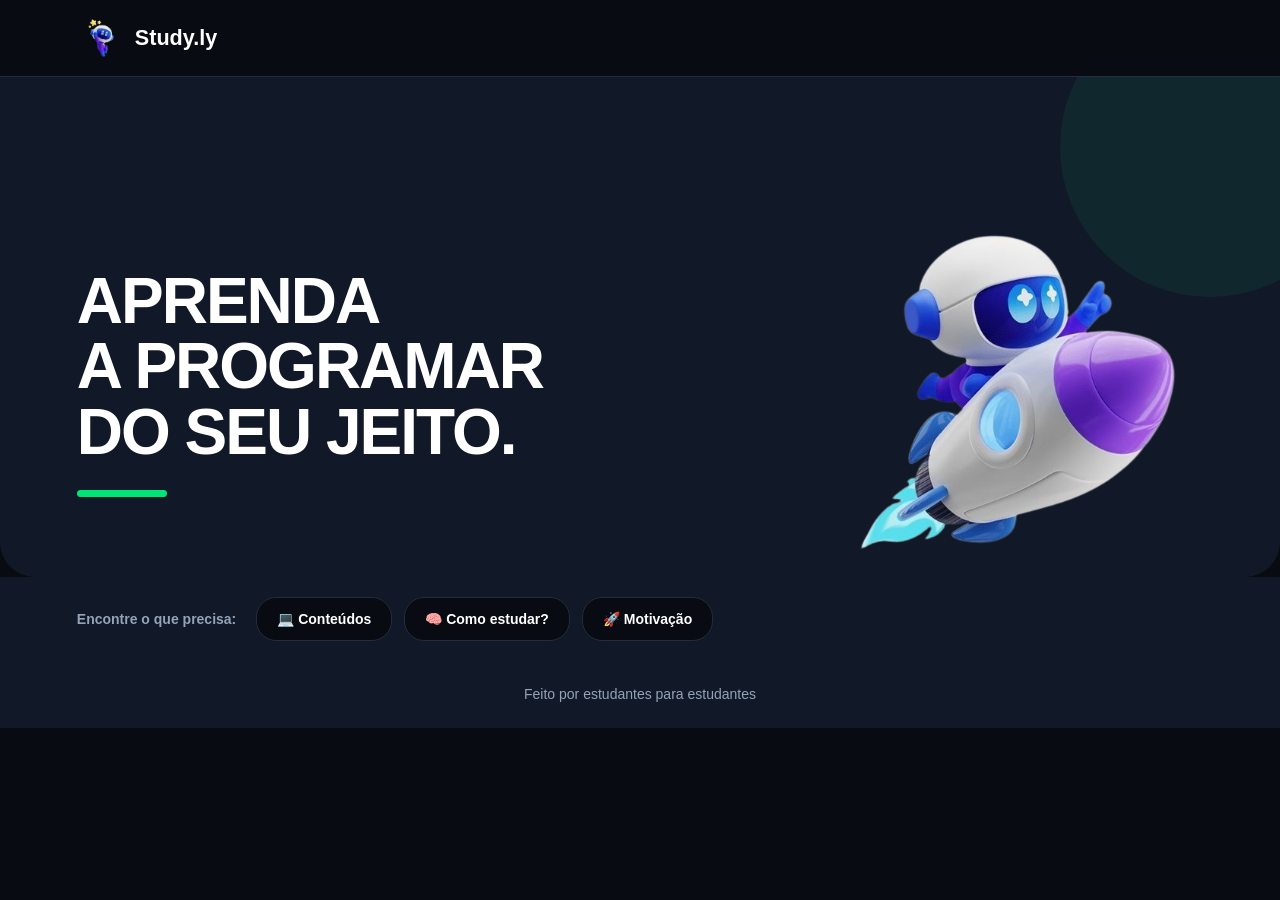
<file: index.html>
<!DOCTYPE html>
<html lang="pt-BR">

<head>
    <meta charset="UTF-8">
    <meta name="viewport" content="width=device-width, initial-scale=1.0">

    <title>Study.ly</title>

    <link rel="stylesheet" href="style.css">
</head>

<body>

    <header class="navbar">

        <div class="logo">
            <img src="imagens/logo.png" alt="Logo do site">
            <span>Study.ly</span>
        </div>

    </header>


    <main>

        <section class="hero-section">

            <div class="hero-text">

                <h1>
                    APRENDA<br>
                    A PROGRAMAR<br>
                    DO SEU JEITO.
                </h1>

            </div>

            <div class="hero-mascote">
                <img src="imagens/capa.png" alt="Mascote do site">
            </div>

        </section>


        <div class="bar-categories">

            <span class="bar-title">Encontre o que precisa:</span>

            <div class="categories-buttons">

                <a href="conteudos.html" class="category-btn">
                    💻 Conteúdos
                </a>

                <a href="tecnicas.html" class="category-btn">
                    🧠 Como estudar?
                </a>

                <a href="motivacao.html" class="category-btn">
                    🚀 Motivação
                </a>

            </div>

        </div>

    </main>


    <footer>

        <p>Feito por estudantes para estudantes</p>

    </footer>

</body>

</html>
</file>
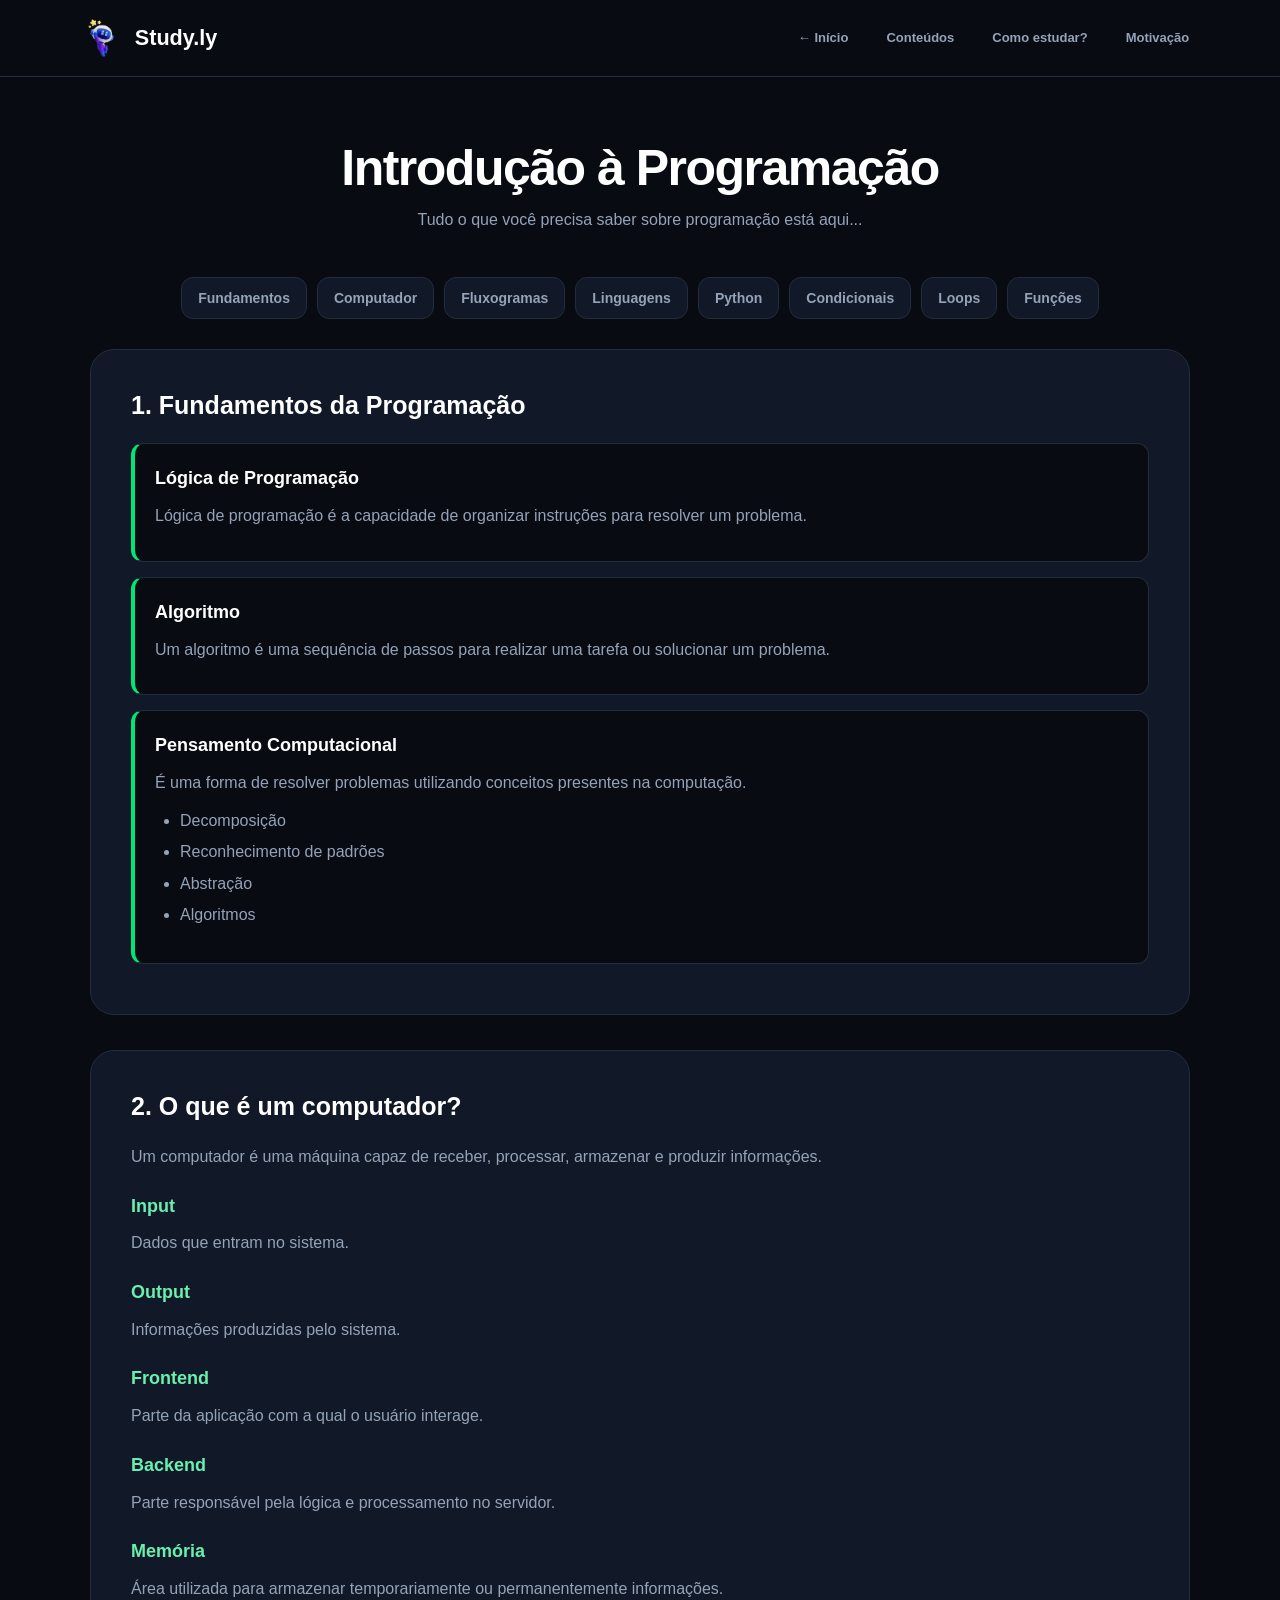
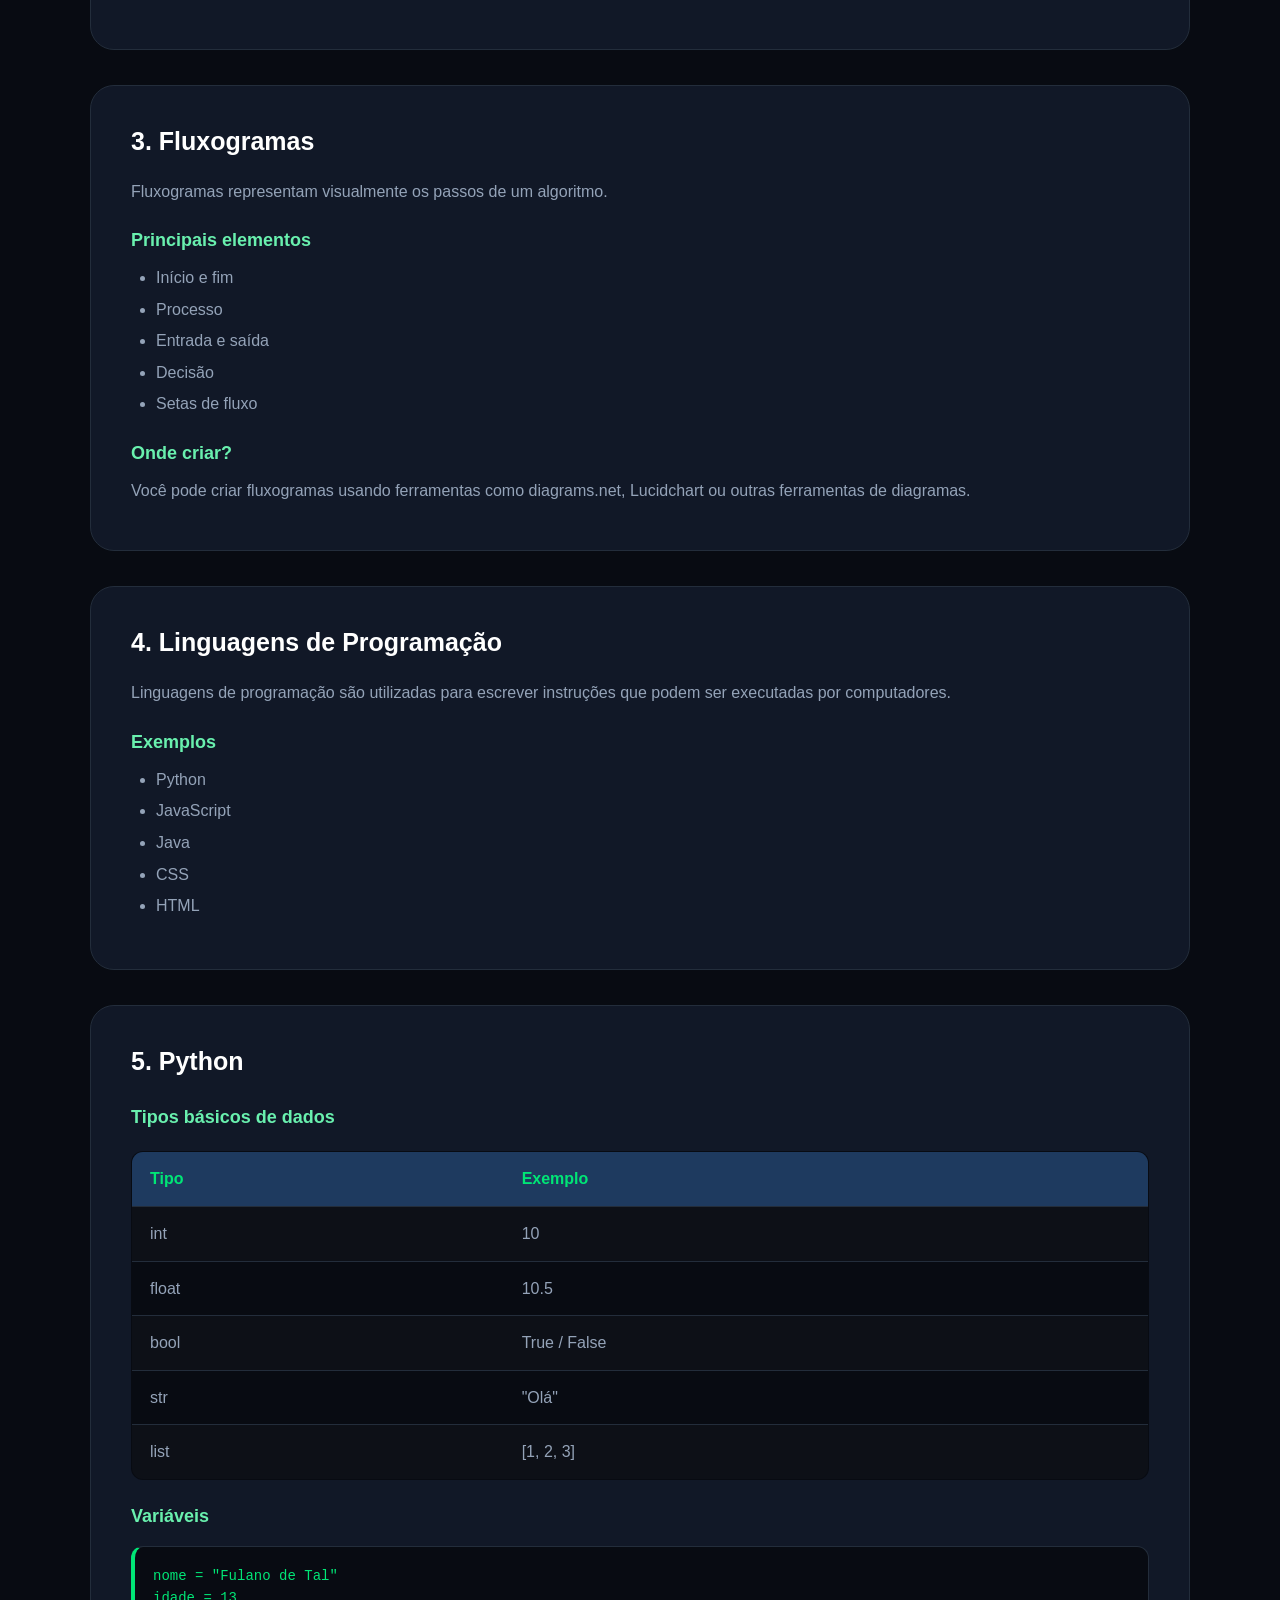
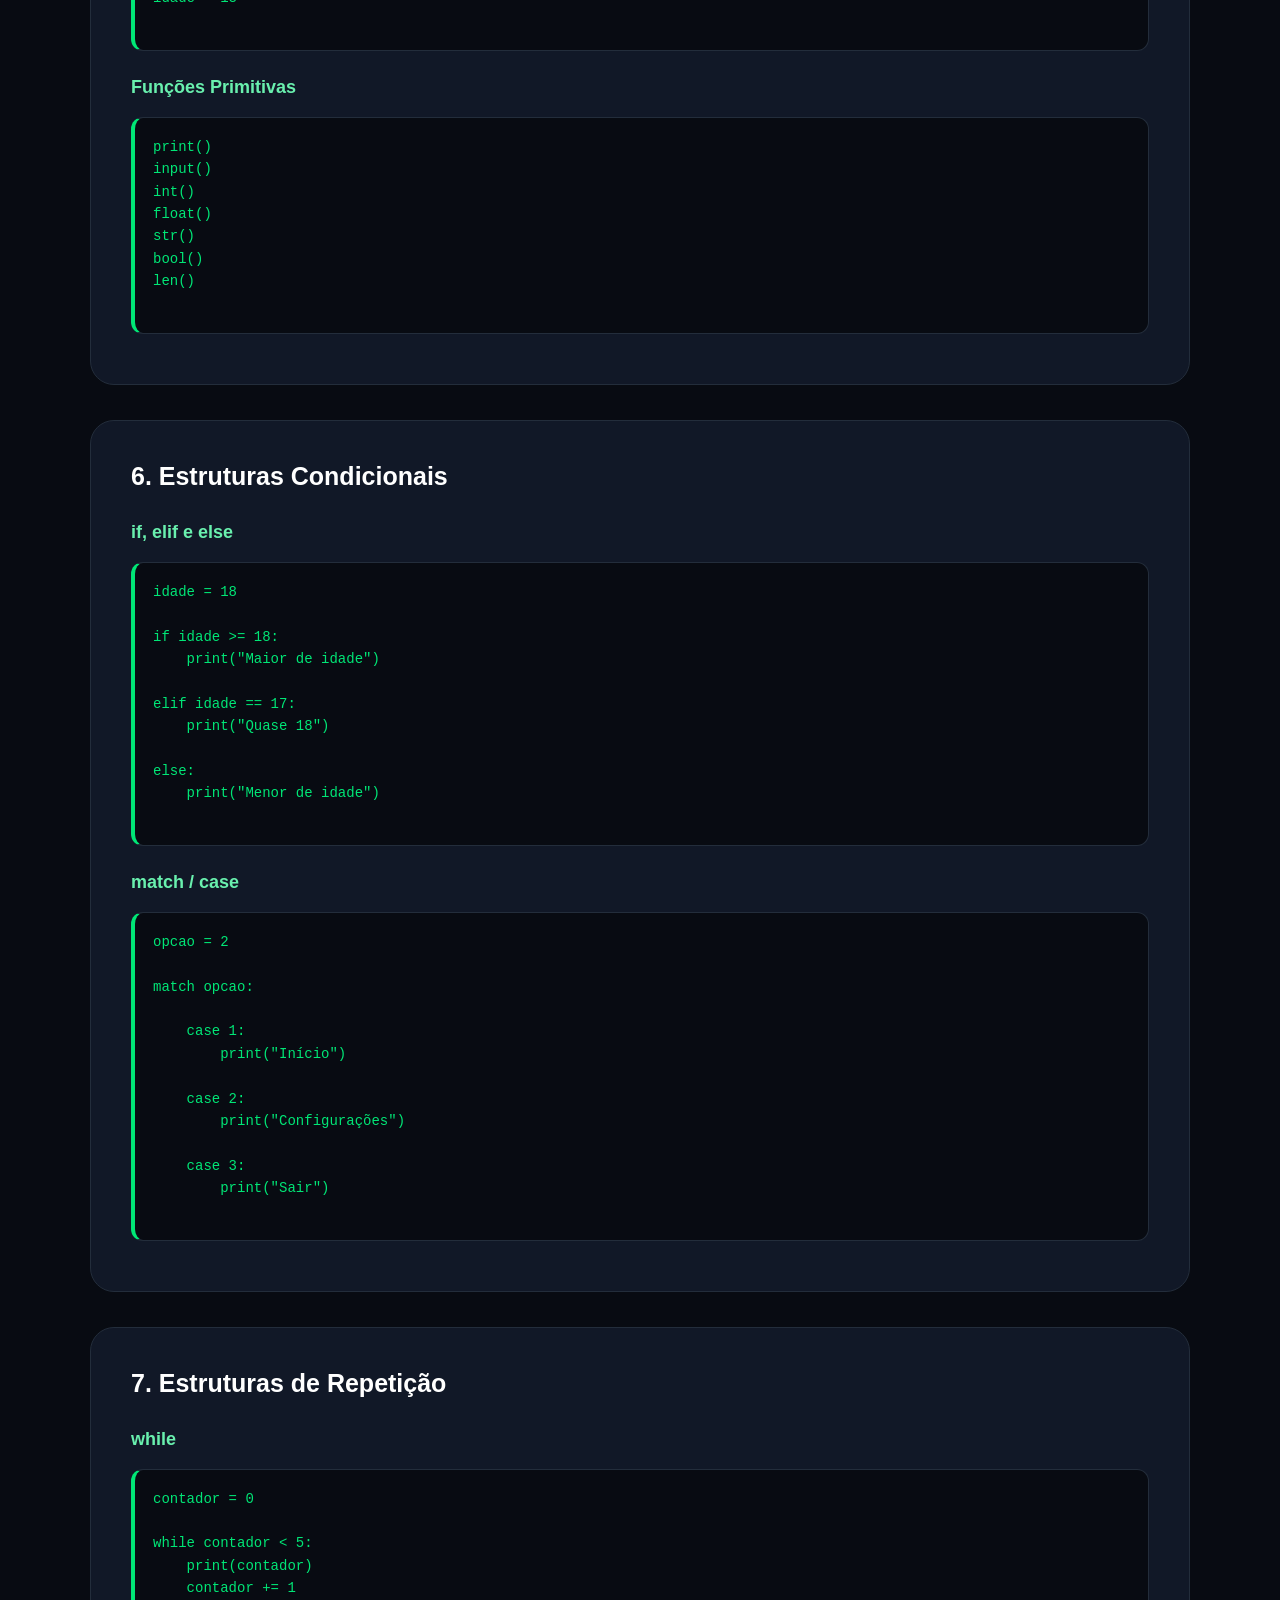
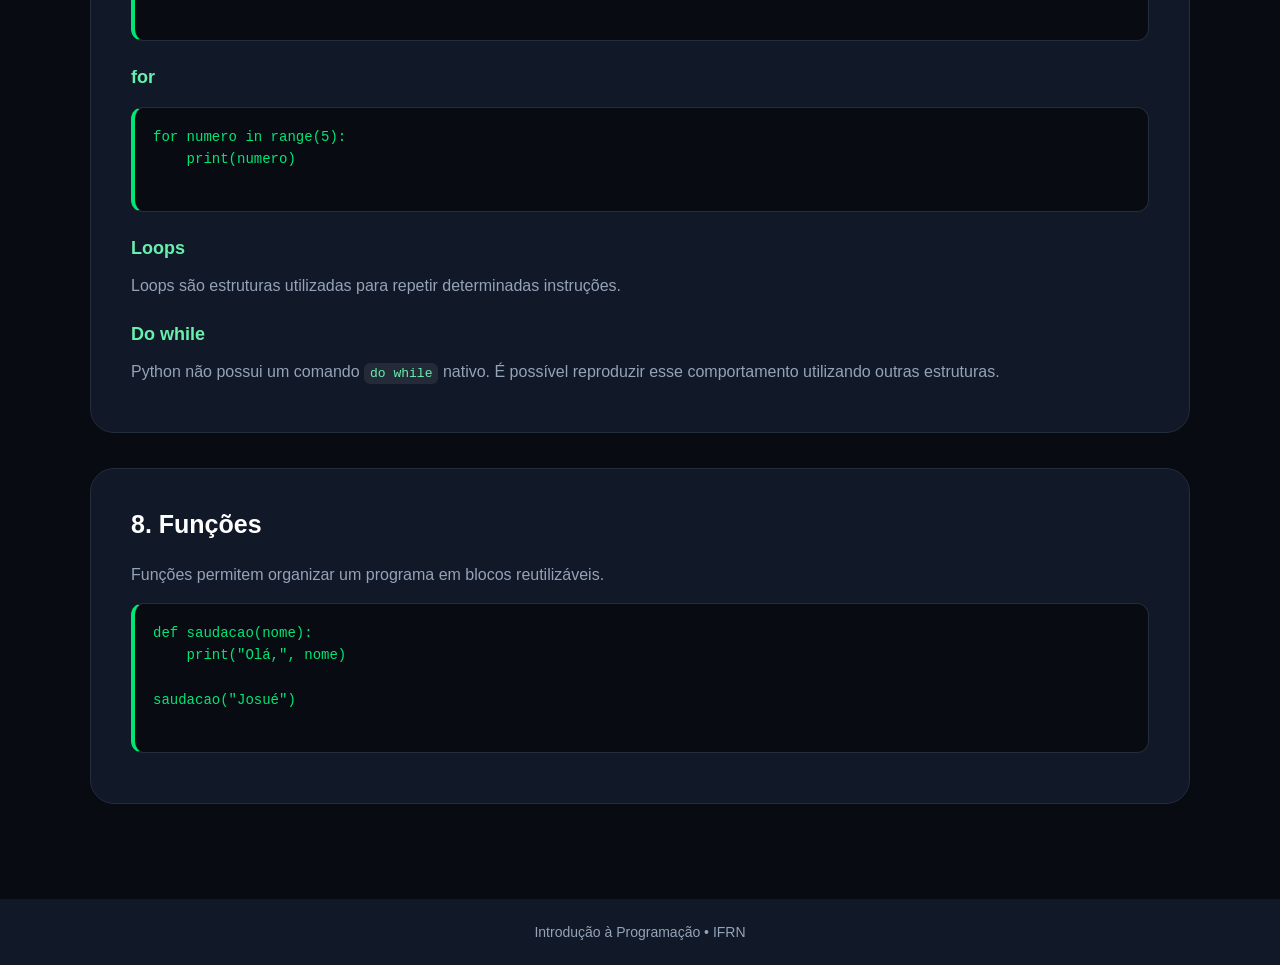
<file: conteudos.html>
<!DOCTYPE html>
<html lang="pt-BR">

<head>

    <meta charset="UTF-8">
    <meta name="viewport" content="width=device-width, initial-scale=1.0">

    <title>Conteúdos || Study.ly</title>

    <link rel="stylesheet" href="style.css">

</head>

<body>

    <!-- CABEÇALHO -->

    <header class="navbar">

        <div class="logo">

            <img src="imagens/logo.png" alt="Logo do Study.ly">

            <span>Study.ly</span>

        </div>

        <nav class="nav-topo">

            <a href="index.html">← Início</a>

            <a href="conteudos.html">Conteúdos</a>

            <a href="tecnicas.html">Como estudar?</a>

            <a href="motivacao.html">Motivação</a>

        </nav>

    </header>


    <!-- CONTEÚDO PRINCIPAL -->

    <main class="pagina-interna">

        <header class="header-interno">

            <h1>Introdução à Programação</h1>

            <p>
                Tudo o que você precisa saber sobre programação está aqui...
            </p>

        </header>


        <!-- ÍNDICE -->

        <nav class="indice">

            <a href="#fundamentos">Fundamentos</a>

            <a href="#computador">Computador</a>

            <a href="#fluxogramas">Fluxogramas</a>

            <a href="#linguagens">Linguagens</a>

            <a href="#python">Python</a>

            <a href="#condicionais">Condicionais</a>

            <a href="#loops">Loops</a>

            <a href="#funcoes">Funções</a>

        </nav>


        <!-- FUNDAMENTOS -->

        <section id="fundamentos">

            <h2>1. Fundamentos da Programação</h2>

            <article>

                <h3>Lógica de Programação</h3>

                <p>
                    Lógica de programação é a capacidade de organizar
                    instruções para resolver um problema.
                </p>

            </article>


            <article>

                <h3>Algoritmo</h3>

                <p>
                    Um algoritmo é uma sequência de passos para realizar
                    uma tarefa ou solucionar um problema.
                </p>

            </article>


            <article>

                <h3>Pensamento Computacional</h3>

                <p>
                    É uma forma de resolver problemas utilizando
                    conceitos presentes na computação.
                </p>

                <ul>

                    <li>Decomposição</li>

                    <li>Reconhecimento de padrões</li>

                    <li>Abstração</li>

                    <li>Algoritmos</li>

                </ul>

            </article>

        </section>


        <!-- COMPUTADOR -->

        <section id="computador">

            <h2>2. O que é um computador?</h2>

            <p>
                Um computador é uma máquina capaz de receber, processar,
                armazenar e produzir informações.
            </p>


            <h3>Input</h3>

            <p>
                Dados que entram no sistema.
            </p>


            <h3>Output</h3>

            <p>
                Informações produzidas pelo sistema.
            </p>


            <h3>Frontend</h3>

            <p>
                Parte da aplicação com a qual o usuário interage.
            </p>


            <h3>Backend</h3>

            <p>
                Parte responsável pela lógica e processamento no servidor.
            </p>


            <h3>Memória</h3>

            <p>
                Área utilizada para armazenar temporariamente ou
                permanentemente informações.
            </p>

        </section>


        <!-- FLUXOGRAMAS -->

        <section id="fluxogramas">

            <h2>3. Fluxogramas</h2>

            <p>
                Fluxogramas representam visualmente os passos de um algoritmo.
            </p>


            <h3>Principais elementos</h3>

            <ul>

                <li>Início e fim</li>

                <li>Processo</li>

                <li>Entrada e saída</li>

                <li>Decisão</li>

                <li>Setas de fluxo</li>

            </ul>


            <h3>Onde criar?</h3>

            <p>
                Você pode criar fluxogramas usando ferramentas como
                diagrams.net, Lucidchart ou outras ferramentas de diagramas.
            </p>

        </section>


        <!-- LINGUAGENS -->

        <section id="linguagens">

            <h2>4. Linguagens de Programação</h2>

            <p>
                Linguagens de programação são utilizadas para escrever
                instruções que podem ser executadas por computadores.
            </p>


            <h3>Exemplos</h3>

            <ul>

                <li>Python</li>

                <li>JavaScript</li>

                <li>Java</li>

                <li>CSS</li>

                <li>HTML</li>

            </ul>

        </section>


        <!-- PYTHON -->

        <section id="python">

            <h2>5. Python</h2>

            <h3>Tipos básicos de dados</h3>

            <table>

                <tr>

                    <th>Tipo</th>

                    <th>Exemplo</th>

                </tr>

                <tr>

                    <td>int</td>

                    <td>10</td>

                </tr>

                <tr>

                    <td>float</td>

                    <td>10.5</td>

                </tr>

                <tr>

                    <td>bool</td>

                    <td>True / False</td>

                </tr>

                <tr>

                    <td>str</td>

                    <td>"Olá"</td>

                </tr>

                <tr>

                    <td>list</td>

                    <td>[1, 2, 3]</td>

                </tr>

            </table>


            <h3>Variáveis</h3>

            <pre>
nome = "Fulano de Tal"
idade = 13
            </pre>


            <h3>Funções Primitivas</h3>

            <pre>
print()
input()
int()
float()
str()
bool()
len()
            </pre>

        </section>


        <!-- CONDICIONAIS -->

        <section id="condicionais">

            <h2>6. Estruturas Condicionais</h2>

            <h3>if, elif e else</h3>

            <pre>
idade = 18

if idade >= 18:
    print("Maior de idade")

elif idade == 17:
    print("Quase 18")

else:
    print("Menor de idade")
            </pre>


            <h3>match / case</h3>

            <pre>
opcao = 2

match opcao:

    case 1:
        print("Início")

    case 2:
        print("Configurações")

    case 3:
        print("Sair")
            </pre>

        </section>


        <!-- LOOPS -->

        <section id="loops">

            <h2>7. Estruturas de Repetição</h2>

            <h3>while</h3>

            <pre>
contador = 0

while contador < 5:
    print(contador)
    contador += 1
            </pre>


            <h3>for</h3>

            <pre>
for numero in range(5):
    print(numero)
            </pre>


            <h3>Loops</h3>

            <p>
                Loops são estruturas utilizadas para repetir
                determinadas instruções.
            </p>


            <h3>Do while</h3>

            <p>
                Python não possui um comando
                <code>do while</code> nativo.
                É possível reproduzir esse comportamento
                utilizando outras estruturas.
            </p>

        </section>


        <!-- FUNÇÕES -->

        <section id="funcoes">

            <h2>8. Funções</h2>

            <p>
                Funções permitem organizar um programa
                em blocos reutilizáveis.
            </p>


            <pre>
def saudacao(nome):
    print("Olá,", nome)

saudacao("Josué")
            </pre>

        </section>

    </main>

    <footer>

        <p>Introdução à Programação • IFRN</p>

    </footer>

</body>

</html>
</file>
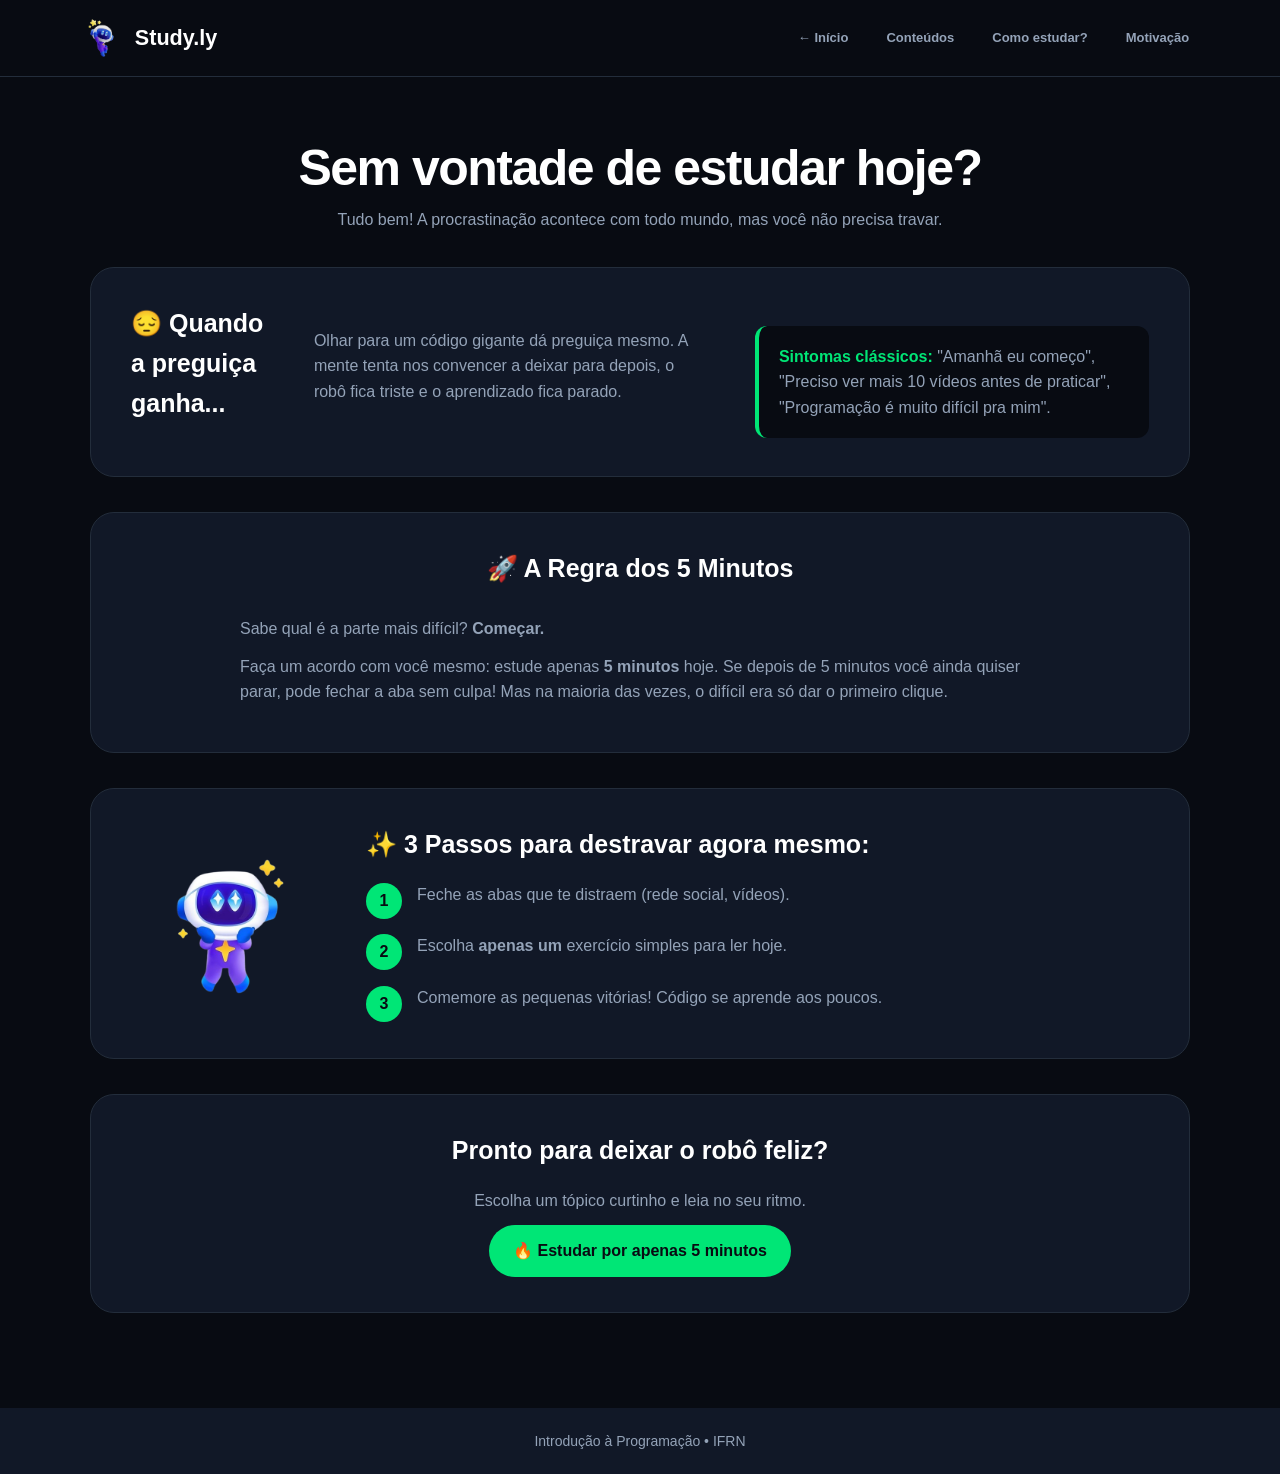
<file: motivacao.html>
<!DOCTYPE html>
<html lang="pt-BR">

<head>

    <meta charset="UTF-8">
    <meta name="viewport" content="width=device-width, initial-scale=1.0">

    <title>Motivação || Study.ly</title>

    <link rel="stylesheet" href="style.css">

</head>

<body>

    <!-- CABEÇALHO -->

    <header class="navbar">

        <div class="logo">

            <img src="imagens/logo.png" alt="Logo do Study.ly">

            <span>Study.ly</span>

        </div>

        <nav class="nav-topo">

            <a href="index.html">← Início</a>

            <a href="conteudos.html">Conteúdos</a>

            <a href="tecnicas.html">Como estudar?</a>

            <a href="motivacao.html">Motivação</a>

        </nav>

    </header>


    <!-- CONTEÚDO PRINCIPAL -->

    <main class="pagina-interna">

        <header class="header-interno">

            <h1>Sem vontade de estudar hoje?</h1>

            <p>
                Tudo bem! A procrastinação acontece com todo mundo,
                mas você não precisa travar.
            </p>

        </header>


        <!-- O PROBLEMA -->

        <section class="motivation-card status-sad">

            <div class="motivation-content">

                <h2>😔 Quando a preguiça ganha...</h2>

                <p>
                    Olhar para um código gigante dá preguiça mesmo.
                    A mente tenta nos convencer a deixar para depois,
                    o robô fica triste e o aprendizado fica parado.
                </p>

                <div class="tip-box">

                    <strong>Sintomas clássicos:</strong>

                    "Amanhã eu começo",
                    "Preciso ver mais 10 vídeos antes de praticar",
                    "Programação é muito difícil pra mim".

                </div>

            </div>

        </section>


        <!-- REGRA DOS 5 MINUTOS -->

        <section class="motivation-card status-happy">

            <h2>🚀 A Regra dos 5 Minutos</h2>

            <div class="motivation-content">

                <div class="motivation-text">

                    <p>
                        Sabe qual é a parte mais difícil?
                        <strong>Começar.</strong>
                    </p>

                    <p>
                        Faça um acordo com você mesmo:
                        estude apenas <strong>5 minutos</strong> hoje.
                        Se depois de 5 minutos você ainda quiser parar,
                        pode fechar a aba sem culpa!
                        Mas na maioria das vezes, o difícil era só dar
                        o primeiro clique.
                    </p>

                </div>

            </div>

        </section>


        <!-- PASSOS PEQUENOS -->

        <section class="motivation-card">

            <div class="motivation-content">

                <img
                    src="imagens/feliz.png"
                    alt="Mascote feliz"
                    class="motivation-img"
                >

                <div class="small-steps">

                    <h2>✨ 3 Passos para destravar agora mesmo:</h2>

                    <div class="steps-grid">

                        <div class="step-item">

                            <span>1</span>

                            <p>
                                Feche as abas que te distraem
                                (rede social, vídeos).
                            </p>

                        </div>

                        <div class="step-item">

                            <span>2</span>

                            <p>
                                Escolha <strong>apenas um</strong>
                                exercício simples para ler hoje.
                            </p>

                        </div>

                        <div class="step-item">

                            <span>3</span>

                            <p>
                                Comemore as pequenas vitórias!
                                Código se aprende aos poucos.
                            </p>

                        </div>

                    </div>

                </div>

            </div>

        </section>


        <!-- MENSAGEM FINAL -->

        <section class="final-message">

            <h2>Pronto para deixar o robô feliz?</h2>

            <p>
                Escolha um tópico curtinho e leia no seu ritmo.
            </p>

            <a href="conteudos.html" class="continue-btn">
                🔥 Estudar por apenas 5 minutos
            </a>

        </section>

    </main>


    <!-- RODAPÉ -->

    <footer>

        <p>Introdução à Programação • IFRN</p>

    </footer>

</body>

</html>
</file>
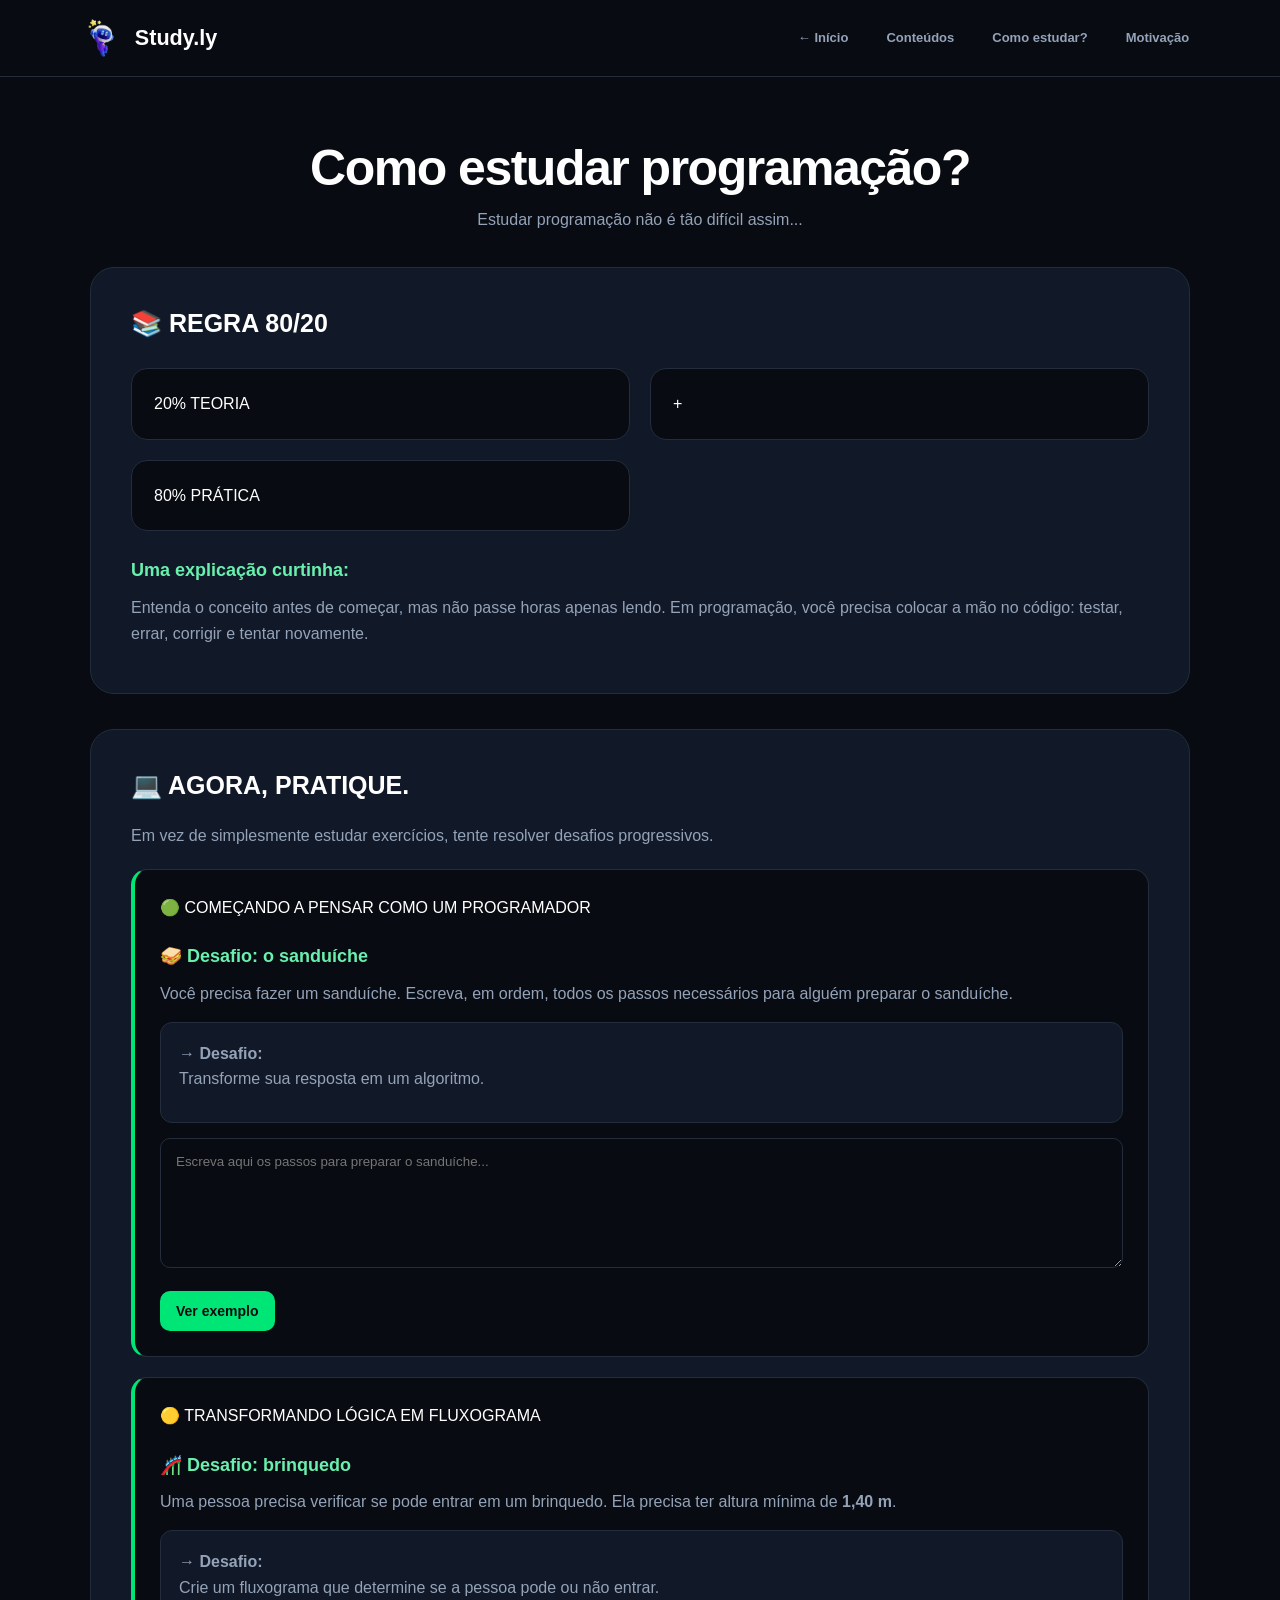
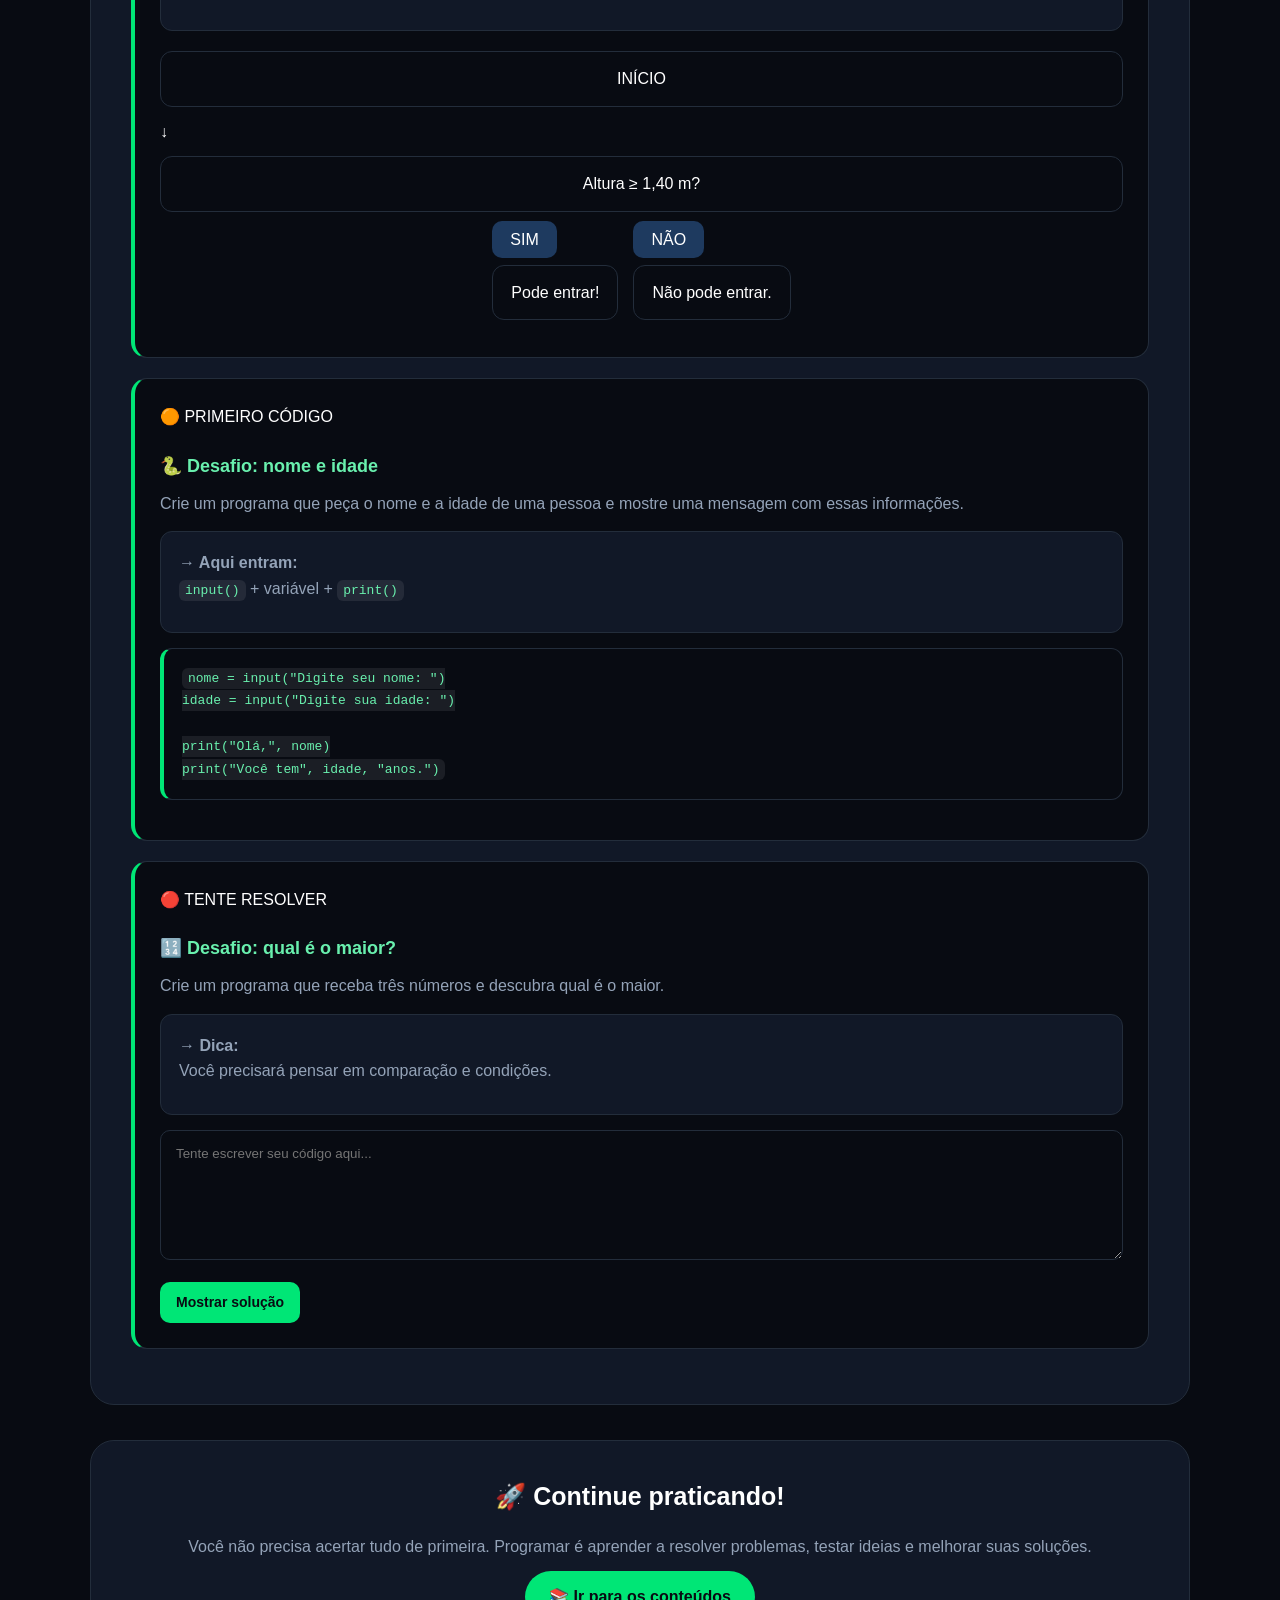
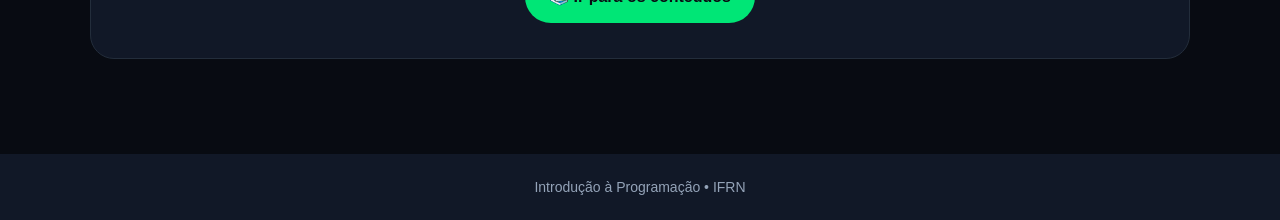
<file: tecnicas.html>
<!DOCTYPE html>
<html lang="pt-BR">

<head>

    <meta charset="UTF-8">
    <meta name="viewport" content="width=device-width, initial-scale=1.0">

    <title>Como estudar? || Study.ly</title>

    <link rel="stylesheet" href="style.css">

</head>

<body>

    <!-- CABEÇALHO -->

    <header class="navbar">

        <div class="logo">

            <img src="imagens/logo.png" alt="Logo do Study.ly">

            <span>Study.ly</span>

        </div>

        <nav class="nav-topo">

            <a href="index.html">← Início</a>

            <a href="conteudos.html">Conteúdos</a>

            <a href="tecnicas.html">Como estudar?</a>

            <a href="motivacao.html">Motivação</a>

        </nav>

    </header>


    <!-- CONTEÚDO PRINCIPAL -->

    <main class="pagina-interna">

        <header class="header-interno">

            <h1>Como estudar programação?</h1>

            <p>
                Estudar programação não é tão difícil assim...
            </p>

        </header>


        <!-- REGRA 80/20 -->

        <section class="study-card">

            <h2>📚 REGRA 80/20</h2>

            <div class="rule">

                <span class="theory">20% TEORIA</span>

                <span class="plus">+</span>

                <span class="practice">80% PRÁTICA</span>

            </div>


            <h3>Uma explicação curtinha:</h3>

            <p>
                Entenda o conceito antes de começar, mas não passe horas
                apenas lendo. Em programação, você precisa colocar a mão
                no código: testar, errar, corrigir e tentar novamente.
            </p>

        </section>


        <!-- PRÁTICA -->

        <section class="practice-section">

            <h2>💻 AGORA, PRATIQUE.</h2>

            <p>
                Em vez de simplesmente estudar exercícios,
                tente resolver desafios progressivos.
            </p>


            <!-- DESAFIO 1 -->

            <div class="challenge green">

                <span class="level">
                    🟢 COMEÇANDO A PENSAR COMO UM PROGRAMADOR
                </span>

                <h3>🥪 Desafio: o sanduíche</h3>

                <p>
                    Você precisa fazer um sanduíche.
                    Escreva, em ordem, todos os passos necessários
                    para alguém preparar o sanduíche.
                </p>


                <div class="challenge-box">

                    <strong>→ Desafio:</strong>

                    <p>
                        Transforme sua resposta em um algoritmo.
                    </p>

                </div>


                <textarea
                    placeholder="Escreva aqui os passos para preparar o sanduíche..."></textarea>


                <details class="answer-details">

                    <summary class="btn-toggle">
                        Ver exemplo
                    </summary>

                    <div class="answer">

                        <strong>Exemplo:</strong>

                        <ol>

                            <li>Pegar o pão.</li>

                            <li>Cortar o pão.</li>

                            <li>Colocar o recheio.</li>

                            <li>Fechar o sanduíche.</li>

                            <li>Servir.</li>

                        </ol>

                    </div>

                </details>

            </div>


            <!-- DESAFIO 2 -->

            <div class="challenge yellow">

                <span class="level">
                    🟡 TRANSFORMANDO LÓGICA EM FLUXOGRAMA
                </span>

                <h3>🎢 Desafio: brinquedo</h3>

                <p>
                    Uma pessoa precisa verificar se pode entrar em um brinquedo.
                    Ela precisa ter altura mínima de <strong>1,40 m</strong>.
                </p>


                <div class="challenge-box">

                    <strong>→ Desafio:</strong>

                    <p>
                        Crie um fluxograma que determine se a pessoa
                        pode ou não entrar.
                    </p>

                </div>


                <div class="flowchart">

                    <div class="flow start">
                        INÍCIO
                    </div>

                    <div class="arrow">
                        ↓
                    </div>

                    <div class="flow question">
                        Altura ≥ 1,40 m?
                    </div>

                    <div class="flow-options">

                        <div>

                            <span>SIM</span>

                            <div class="flow yes">
                                Pode entrar!
                            </div>

                        </div>


                        <div>

                            <span>NÃO</span>

                            <div class="flow no">
                                Não pode entrar.
                            </div>

                        </div>

                    </div>

                </div>

            </div>


            <!-- DESAFIO 3 -->

            <div class="challenge orange">

                <span class="level">
                    🟠 PRIMEIRO CÓDIGO
                </span>

                <h3>🐍 Desafio: nome e idade</h3>

                <p>
                    Crie um programa que peça o nome e a idade de uma pessoa
                    e mostre uma mensagem com essas informações.
                </p>


                <div class="challenge-box">

                    <strong>→ Aqui entram:</strong>

                    <p>
                        <code>input()</code> + variável + <code>print()</code>
                    </p>

                </div>


                <pre><code>nome = input("Digite seu nome: ")
idade = input("Digite sua idade: ")

print("Olá,", nome)
print("Você tem", idade, "anos.")</code></pre>

            </div>


            <!-- DESAFIO 4 -->

            <div class="challenge red">

                <span class="level">
                    🔴 TENTE RESOLVER
                </span>

                <h3>🔢 Desafio: qual é o maior?</h3>

                <p>
                    Crie um programa que receba três números
                    e descubra qual é o maior.
                </p>


                <div class="challenge-box">

                    <strong>→ Dica:</strong>

                    <p>
                        Você precisará pensar em comparação e condições.
                    </p>

                </div>


                <textarea
                    placeholder="Tente escrever seu código aqui..."></textarea>


                <details class="answer-details">

                    <summary class="btn-toggle">
                        Mostrar solução
                    </summary>

                    <div class="answer">

                        <pre><code>numero1 = float(input("Digite o primeiro número: "))
numero2 = float(input("Digite o segundo número: "))
numero3 = float(input("Digite o terceiro número: "))

maior = numero1

if numero2 > maior:
    maior = numero2

if numero3 > maior:
    maior = numero3

print("O maior número é:", maior)</code></pre>

                    </div>

                </details>

            </div>

        </section>


        <!-- MENSAGEM FINAL -->

        <section class="final-message">

            <h2>🚀 Continue praticando!</h2>

            <p>
                Você não precisa acertar tudo de primeira.
                Programar é aprender a resolver problemas,
                testar ideias e melhorar suas soluções.
            </p>


            <a href="conteudos.html" class="continue-btn">
                📚 Ir para os conteúdos
            </a>

        </section>

    </main>


    <!-- RODAPÉ -->

    <footer>

        <p>Introdução à Programação • IFRN</p>

    </footer>

</body>

</html>
</file>
<file: style.css>
:root {

    --preto: #080b12;

    --azul-escuro: #111827;

    --azul: #1e3a5f;



    --verde: #00e676;

    --verde-claro: #69f0ae;



    --branco: #ffffff;

    --cinza: #94a3b8;

    --cinza-escuro: #232d3b;

}





/* RESET */



* {

    margin: 0;

    padding: 0;

    box-sizing: border-box;

}



html {

    scroll-behavior: smooth;

}



body {

    font-family: "Plus Jakarta Sans", sans-serif;



    background-color: var(--preto);

    color: var(--branco);



    line-height: 1.6;

}





/* =====================================================

   3. LOGO

===================================================== */



.logo {

    display: flex;

    align-items: center;



    gap: 10px;



    color: var(--branco);



    font-size: 1.35rem;

    font-weight: 800;

}



.logo img {

    width: 48px;

    height: 48px;



    object-fit: contain;

}





/* =====================================================

   4. NAVBAR

===================================================== */



.navbar {

    display: flex;

    align-items: center;

    justify-content: space-between;



    padding: 14px 6%;



    background-color: var(--preto);



    border-bottom: 1px solid var(--cinza-escuro);

}





/* =====================================================

   5. NAVEGAÇÃO DAS PÁGINAS INTERNAS

===================================================== */



.nav-topo {

    display: flex;

    align-items: center;



    gap: 10px;

}



.nav-topo a {

    padding: 8px 14px;



    color: var(--cinza);



    border-radius: 10px;



    text-decoration: none;



    font-size: 13px;

    font-weight: 700;



    transition: all 0.2s ease;

}



.nav-topo a:hover {

    background-color: var(--verde);



    color: var(--preto);



    transform: translateY(-2px);

}





/* =====================================================

   6. PÁGINA INICIAL

===================================================== */



.hero-section {

    position: relative;



    display: flex;

    align-items: flex-end;

    justify-content: space-between;



    min-height: 500px;



    padding: 35px 6% 0;



    background-color: var(--azul-escuro);



    border-bottom-left-radius: 35px;

    border-bottom-right-radius: 35px;



    overflow: hidden;

}





/* detalhe verde no fundo */



.hero-section::before {

    content: "";



    position: absolute;



    width: 300px;

    height: 300px;



    right: -80px;

    top: -80px;



    background-color: var(--verde);



    border-radius: 50%;



    opacity: 0.08;

}





/* texto principal */



.hero-text {

    position: relative;

    z-index: 1;



    padding-bottom: 80px;

}



.hero-text h1 {

    color: var(--branco);



    font-size: 64px;

    font-weight: 900;



    line-height: 1.02;



    letter-spacing: -2px;

}



.hero-text h1::after {

    content: "";



    display: block;



    width: 90px;

    height: 7px;



    margin-top: 25px;



    background-color: var(--verde);



    border-radius: 10px;

}





/* mascote */



.hero-mascote {

    position: relative;

    z-index: 1;

}



.hero-mascote img {

    display: block;



    max-width: 380px;

    max-height: 430px;



    object-fit: contain;



    margin-bottom: -10px;

}





/* =====================================================

   7. BARRA DE CATEGORIAS DA HOME

===================================================== */



.bar-categories {

    display: flex;

    align-items: center;

    flex-wrap: wrap;



    gap: 20px;



    padding: 20px 6%;



    background-color: var(--azul-escuro);

}



.bar-title {

    color: var(--cinza);



    font-size: 14px;

    font-weight: 700;

}



.categories-buttons {

    display: flex;

    flex-wrap: wrap;



    gap: 12px;

}



.category-btn {

    padding: 10px 20px;



    background-color: var(--preto);



    color: var(--branco);



    border: 1px solid var(--cinza-escuro);

    border-radius: 20px;



    text-decoration: none;



    font-size: 14px;

    font-weight: 700;



    transition: all 0.2s ease;

}



.category-btn:hover {

    background-color: var(--verde);



    color: var(--preto);



    border-color: var(--verde);



    transform: translateY(-2px);

}

/* =====================================================
   8. PÁGINAS INTERNAS
===================================================== */

.pagina-interna {
    width: 92%;
    max-width: 1100px;

    margin: 0 auto;

    padding-bottom: 60px;
}


/* =====================================================
   9. CABEÇALHO DAS PÁGINAS INTERNAS
===================================================== */

.header-interno {
    padding-top: 65px;
    padding-bottom: 35px;

    text-align: center;
}

.header-interno h1 {
    margin-bottom: 12px;

    color: var(--branco);

    font-size: 50px;
    font-weight: 900;

    line-height: 1.05;

    letter-spacing: -1.5px;
}

.header-interno p {
    max-width: 700px;

    margin: 0 auto;

    color: var(--cinza);

    font-size: 16px;

    line-height: 1.6;
}


/* =====================================================
   10. ÍNDICE DOS CONTEÚDOS
===================================================== */

.indice {
    display: flex;
    justify-content: center;
    flex-wrap: wrap;

    gap: 10px;

    margin: 10px auto 30px;
}

.indice a {
    padding: 9px 16px;

    background-color: var(--azul-escuro);

    color: var(--cinza);

    border: 1px solid var(--cinza-escuro);
    border-radius: 12px;

    text-decoration: none;

    font-size: 14px;
    font-weight: 600;

    transition: all 0.2s ease;
}

.indice a:hover {
    background-color: var(--verde);

    color: var(--preto);

    border-color: var(--verde);
}


/* =====================================================
   11. SEÇÕES DE CONTEÚDO
===================================================== */

.pagina-interna > section {
    margin-bottom: 35px;

    padding: 35px 40px;

    background-color: var(--azul-escuro);

    border: 1px solid var(--cinza-escuro);
    border-radius: 24px;
}

.pagina-interna > section h2 {
    margin-bottom: 18px;

    color: var(--branco);

    font-size: 25px;
    font-weight: 800;
}

.pagina-interna > section h3 {
    margin: 22px 0 10px;

    color: var(--verde-claro);

    font-size: 18px;
    font-weight: 800;
}

.pagina-interna > section p {
    margin-bottom: 12px;

    color: var(--cinza);
}

.pagina-interna ul {
    margin: 10px 0 15px 25px;

    color: var(--cinza);
}

.pagina-interna li {
    margin-bottom: 6px;
}


/* =====================================================
   12. CARDS DENTRO DOS CONTEÚDOS
===================================================== */

.pagina-interna article {
    margin: 15px 0;
    padding: 20px;

    background-color: var(--preto);

    border: 1px solid var(--cinza-escuro);
    border-left: 4px solid var(--verde);

    border-radius: 12px;
}

.pagina-interna article h3 {
    margin-top: 0;

    color: var(--branco);
}


/* =====================================================
   13. TABELAS
===================================================== */

.pagina-interna table {
    width: 100%;

    margin: 20px 0;

    background-color: var(--preto);

    border: 1px solid var(--cinza-escuro);
    border-radius: 12px;

    border-collapse: collapse;

    overflow: hidden;
}

.pagina-interna th,
.pagina-interna td {
    padding: 14px 18px;

    text-align: left;

    border-bottom: 1px solid var(--cinza-escuro);
}

.pagina-interna th {
    background-color: var(--azul);

    color: var(--verde);

    font-weight: 700;
}

.pagina-interna td {
    color: var(--cinza);
}

.pagina-interna tr:nth-child(even) {
    background-color: rgba(255, 255, 255, 0.02);
}


/* =====================================================
   14. CÓDIGOS PYTHON
===================================================== */

.pagina-interna pre {
    margin: 15px 0;

    padding: 18px;

    background-color: var(--preto);

    border: 1px solid var(--cinza-escuro);
    border-left: 4px solid var(--verde);

    border-radius: 12px;

    overflow-x: auto;

    color: var(--verde);

    font-family: "Courier New", monospace;

    font-size: 14px;
}

.pagina-interna code {
    padding: 3px 6px;

    background-color: rgba(255, 255, 255, 0.08);

    color: var(--verde-claro);

    border-radius: 6px;

    font-family: "Courier New", monospace;

    font-size: 13px;
}


/* =====================================================
   15. COMO ESTUDAR?
===================================================== */

.study-card {
    background-color: var(--azul-escuro);
}

.rule {
    display: grid;

    grid-template-columns: 1fr 1fr;

    gap: 20px;

    margin: 25px 0;
}

.theory,
.practice,
.plus {
    padding: 22px;

    background-color: var(--preto);

    border: 1px solid var(--cinza-escuro);

    border-radius: 16px;
}

.theory h3,
.practice h3,
.plus h3 {
    margin-top: 0;
}

.practice-section {
    margin-top: 30px;
}

.challenge {
    margin: 20px 0;

    padding: 25px;

    background-color: var(--preto);

    border: 1px solid var(--cinza-escuro);

    border-left: 4px solid var(--verde);

    border-radius: 16px;
}

.challenge h3 {
    margin-top: 0;
}

.challenge-box {
    margin-top: 15px;

    padding: 18px;

    background-color: var(--azul-escuro);

    color: var(--cinza);

    border: 1px solid var(--cinza-escuro);

    border-radius: 12px;
}

.challenge textarea {
    width: 100%;

    min-height: 130px;

    margin-top: 15px;

    padding: 15px;

    background-color: var(--preto);

    color: var(--branco);

    border: 1px solid var(--cinza-escuro);
    border-radius: 10px;

    font-family: "Plus Jakarta Sans", sans-serif;

    resize: vertical;
}

.challenge textarea:focus {
    outline: none;

    border-color: var(--verde);
}


/* respostas */

.answer-details {
    margin-top: 15px;
}

.btn-toggle {
    display: inline-block;

    padding: 9px 16px;

    background-color: var(--verde);

    color: var(--preto);

    border-radius: 10px;

    font-size: 14px;
    font-weight: 800;

    cursor: pointer;
}

.answer {
    margin-top: 12px;
    padding: 18px;

    background-color: var(--azul-escuro);

    color: var(--cinza);

    border: 1px solid var(--cinza-escuro);

    border-radius: 12px;
}


/* fluxogramas */

.flowchart {
    margin-top: 20px;
}

.flow {
    margin: 12px 0;
    padding: 14px 18px;

    background-color: var(--preto);

    color: var(--branco);

    border: 1px solid var(--cinza-escuro);

    border-radius: 12px;

    text-align: center;
}

.flow-options {
    display: flex;
    justify-content: center;
    gap: 15px;

    margin-top: 15px;
}

.flow-options span {
    padding: 10px 18px;

    background-color: var(--azul);

    color: var(--branco);

    border-radius: 10px;
}


/* mensagem final */

.final-message {
    text-align: center;
}

.final-message h2 {
    margin-bottom: 10px;
}

.final-message p {
    margin-bottom: 20px;
}

.continue-btn {
    display: inline-block;

    padding: 13px 24px;

    background-color: var(--verde);

    color: var(--preto);

    border-radius: 30px;

    text-decoration: none;

    font-weight: 800;

    transition: all 0.2s ease;
}

.continue-btn:hover {
    background-color: var(--verde-claro);

    transform: translateY(-2px);
}


/* =====================================================
   16. MOTIVAÇÃO
===================================================== */

.motivation-card {
    position: relative;
}


/* Regra dos 5 minutos */

.motivation-card.status-happy > h2 {
    text-align: center;

    margin-bottom: 28px;
}

.motivation-card.status-happy .motivation-content {
    max-width: 800px;

    margin: 0 auto;
}

.motivation-text {
    width: 100%;
}


/* caixa de sintomas */

.tip-box {
    margin-top: 20px;

    padding: 18px 20px;

    background-color: var(--preto);

    color: var(--cinza);

    border-left: 4px solid var(--verde);

    border-radius: 12px;
}

.tip-box strong {
    color: var(--verde);
}


/* =====================================================
   17. TRÊS PASSOS
===================================================== */

.motivation-card:not(.status-sad):not(.status-happy) {
    overflow: hidden;
}

.motivation-card .motivation-content {
    display: flex;
    align-items: center;
    justify-content: center;

    gap: 45px;
}

.motivation-img {
    display: block;

    width: 190px;
    max-width: 35%;

    height: auto;

    flex-shrink: 0;
}

.small-steps {
    flex: 1;

    margin: 0;
}

.small-steps h2 {
    margin-top: 0;
}

.steps-grid {
    display: flex;
    flex-direction: column;

    gap: 14px;
}

.step-item {
    display: flex;
    align-items: center;

    gap: 15px;
}

.step-item span {
    display: flex;
    align-items: center;
    justify-content: center;

    width: 36px;
    height: 36px;

    flex-shrink: 0;

    background-color: var(--verde);

    color: var(--preto);

    border-radius: 50%;

    font-weight: 900;
}

.step-item p {
    margin: 0;
}


/* =====================================================
   18. FOOTER
===================================================== */

footer {
    display: flex;
    justify-content: center;
    align-items: center;

    padding: 22px 6%;

    background-color: var(--azul-escuro);

    color: var(--cinza);

    text-align: center;

    font-size: 14px;
}

footer p {
    margin: 0;
}


/* =====================================================
   19. RESPONSIVIDADE
===================================================== */

@media (max-width: 800px) {

    /* navbar */

    .navbar {
        flex-direction: column;

        gap: 15px;

        padding: 14px 20px;
    }

    .nav-topo {
        justify-content: center;
        flex-wrap: wrap;
    }


    /* home */

    .hero-section {
        flex-direction: column;

        align-items: flex-start;

        min-height: auto;

        padding: 50px 25px 0;
    }

    .hero-text {
        padding-bottom: 35px;
    }

    .hero-text h1 {
        font-size: 45px;
    }

    .hero-mascote {
        align-self: center;
    }

    .hero-mascote img {
        max-width: 280px;
    }


    /* categorias */

    .bar-categories {
        padding: 20px;
    }


    /* páginas internas */

    .pagina-interna {
        width: 94%;
    }

    .header-interno {
        padding-top: 50px;
    }

    .header-interno h1 {
        font-size: 38px;
    }

    .pagina-interna > section {
        padding: 28px 24px;
    }


    /* como estudar */

    .rule {
        grid-template-columns: 1fr;
    }


    /* motivação */

    .motivation-card .motivation-content {
        flex-direction: column;

        text-align: center;

        gap: 25px;
    }

    .motivation-img {
        max-width: 180px;
    }

    .small-steps {
        width: 100%;
    }

    .step-item {
        text-align: left;
    }
}


@media (max-width: 500px) {

    /* logo */

    .logo img {
        width: 42px;
        height: 42px;
    }

    .logo {
        font-size: 1.2rem;
    }


    /* navbar */

    .nav-topo a {
        padding: 7px 9px;

        font-size: 12px;
    }


    /* home */

    .hero-text h1 {
        font-size: 36px;
    }

    .hero-section {
        padding: 40px 20px 0;
    }

    .hero-mascote img {
        max-width: 240px;
    }


    /* página interna */

    .header-interno {
        padding-top: 40px;
    }

    .header-interno h1 {
        font-size: 32px;
    }

    .header-interno p {
        font-size: 14px;
    }

    .pagina-interna > section {
        padding: 24px 18px;

        border-radius: 18px;
    }

    .pagina-interna > section h2 {
        font-size: 21px;
    }


    /* índice */

    .indice {
        justify-content: center;
    }

    .indice a {
        font-size: 12px;

        padding: 8px 11px;
    }


    /* tabelas */

    .pagina-interna table {
        display: block;

        overflow-x: auto;
    }


    /* motivação */

    .motivation-img {
        max-width: 150px;
    }

    .step-item {
        align-items: flex-start;
    }

    .step-item span {
        width: 32px;
        height: 32px;
    }


    /* footer */

    footer {
        padding: 18px 20px;
    }
}
</file>
